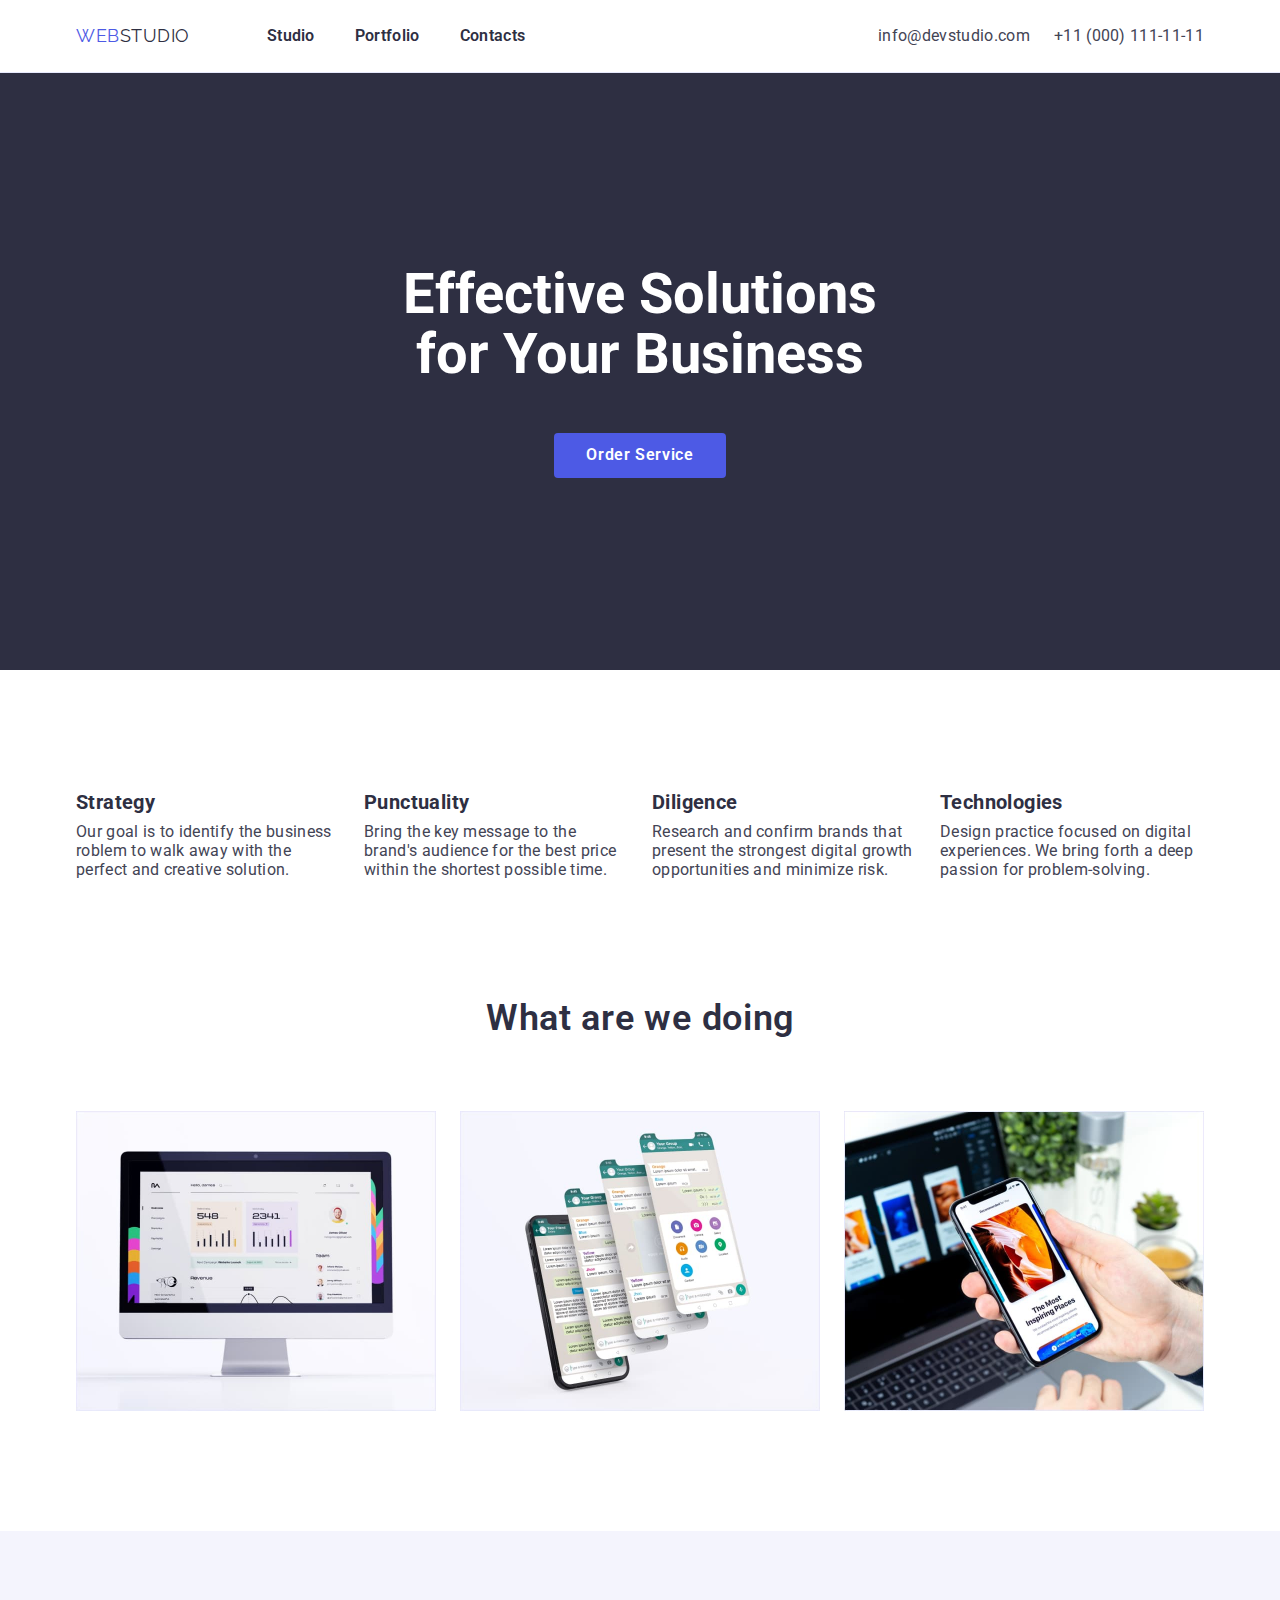
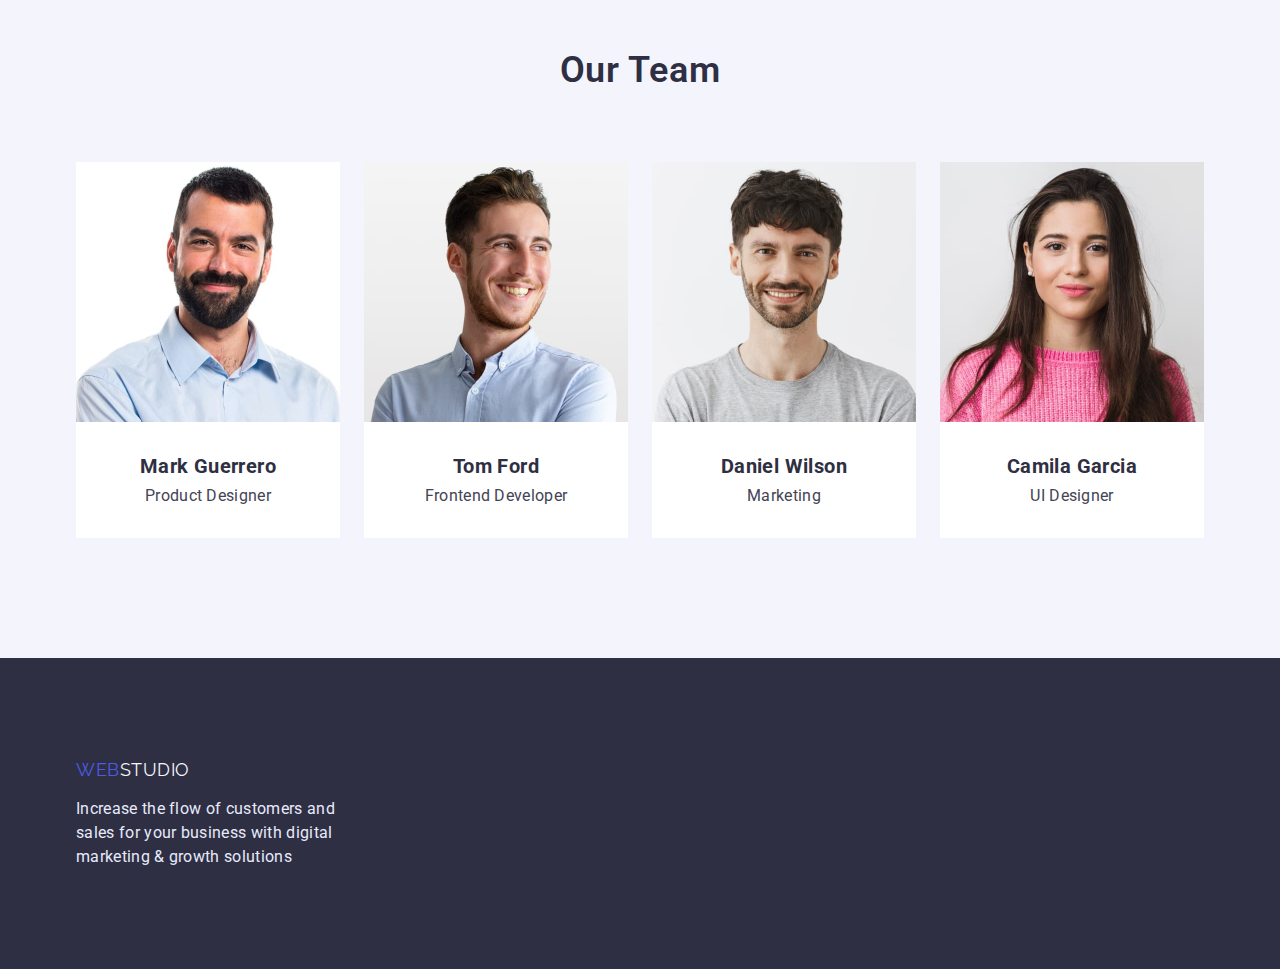
<file: index.html>
<!DOCTYPE html>
<html lang="en">
  <head>
    <meta charset="UTF-8" />
    <meta http-equiv="X-UA-Compatible" content="IE=edge" />
    <meta name="viewport" content="width=device-width, initial-scale=1.0" />
    <title>Studio</title>
<link rel="preconnect" href="https://fonts.googleapis.com">
<link rel="preconnect" href="https://fonts.gstatic.com" crossorigin>

<link href="https://fonts.googleapis.com/css2?family=Raleway:wght@800&family=Roboto:wght@400;500;700;900&display=swap"
  rel="stylesheet">
  <link rel="stylesheet" href="https://cdnjs.cloudflare.com/ajax/libs/modern-normalize/1.1.0/modern-normalize.min.css">

    <link rel="stylesheet" href="./css/styles.css" />
  </head>
  <body>
    <!-- Header -->
    <header class="header-page">
      <div class="container header-container">
        <nav class="header-nav">
          <a class="nav-logo link" href="./index.html">WEB<span class="accent">STUDIO</span></a>
          
            <ul class="header-list list">
              <li class="header-item"><a class="header-link link" href="./index.html">Studio</a></li>
              <li class="header-item"><a class="header-link link" href="./portfolio.html">Portfolio</a></li>
              <li class="header-item"><a class="header-link link" href="">Contacts</a></li>
            </ul>
        </nav>

            <ul class="contacts-list list">
              <li class="contacts-item"><a class="contacts-list link" href="mailto:info@devstudio.com">info@devstudio.com</a></li>
              <li class="contacts-item"><a class="contacts-list link" href="tel:+11(000)11-11-11">+11 (000) 111-11-11</a></li>
            </ul>
      </div>
    </header>
      <!--Main -->
      <main>
          <section class="hero">
            <h1 class="hero-title">Effective Solutions for Your Business</h1>
            <button type="button" class="hero-button">Order Service</button>
          </section>
        <!-- About -->

        <section class="features section">
          <div class="container">
          <ul class="features-title list">
            <li class="features-list">
              <h3 class="subtitle">Strategy</h3>
              <p class="post-text">
                Our goal is to identify the business roblem to walk away with the
                perfect and creative solution.
              </p>
            </li>

            <li class="features-list">
              <h3 class="subtitle">Punctuality</h3>
              <p class="post-text">
                Bring the key message to the brand's audience for the best price
                within the shortest possible time.
              </p>
            </li>

            <li class="features-list">
              <h3 class="subtitle">Diligence</h3>
              <p class="post-text">
                Research and confirm brands that present the strongest digital
                growth opportunities and minimize risk.
              </p>
            </li>

            <li class="features-list">
              <h3 class="subtitle">Technologies</h3>
              <p class="post-text">
                Design practice focused on digital experiences. We bring forth a
                deep passion for problem-solving.
              </p>
            </li>
          </ul>
          </div>  
        </section>
        <!--What are we doing  -->

        <section class="about section">
          <div class="container">
            <h2 class="about-title">What are we doing</h2>
            <ul class="about-list list">
              <li class="about-item">
                <img src="./images/image.jpg" alt="IMac on the table" width="360" />
              </li>

              <li class="about-item">
                <img
                  src="./images/image-2.jpg"
                  alt="Iphone multiscreen mockup"
                  width="360"
                />
              </li>

              <li class="about-item">
                <img
                  src="./images/image-3.jpg"
                  alt="Iphone hand mockup"
                  width="360"
                />  
              </li>
            </ul>
          </div>
        </section>
        <!-- Our team -->

        <section class="team section">
          <div class="container">
            <h2 class="about-title">Our Team</h2>
            <ul class="team-list list">
              <li class="team-card">
                <img
                  src="./images/image-4.jpg" alt="Product designer" width="264"/>
                <div class="team-description">
                  <h3 class="post-title">Mark Guerrero</h3>
                  <p class="post-text">Product Designer</p>
                </div>
              </li>

              <li class="team-card">
                <img src="./images/image-5.jpg" alt="Frontend Developer" width="264"/>
                <div class="team-description">
                <h3 class="post-title">Tom Ford</h3>
                <p class="post-text">Frontend Developer</p>
              </div>
              </li>

              <li class="team-card">
                <img src="./images/image-6.jpg" alt="Marketing" width="264" />
                <div class="team-description">
                <h3 class="post-title">Daniel Wilson</h3>
                <p class="post-text">Marketing</p>
                </div>
              </li>

              <li class="team-card">
                <img src="./images/image-7.jpg" alt="UI Designer" width="264" />
                <div class="team-description">
                <h3 class="post-title">Camila Garcia</h3>
                <p class="post-text">UI Designer</p>
                </div>
              </li>
            </ul>
          </div>
        </section>
      </main>
      <!-- Footer -->
      <footer>
        <div class="container">
          <a class="nav-logo link" href="./index.html">WEB<span class="accent-footer">STUDIO</span></a>
        <p class="footer-text">
          Increase the flow of customers and sales for your business with digital
          marketing & growth solutions
        </p>
      </div>
    </footer>
  </body>
</html>
</file>
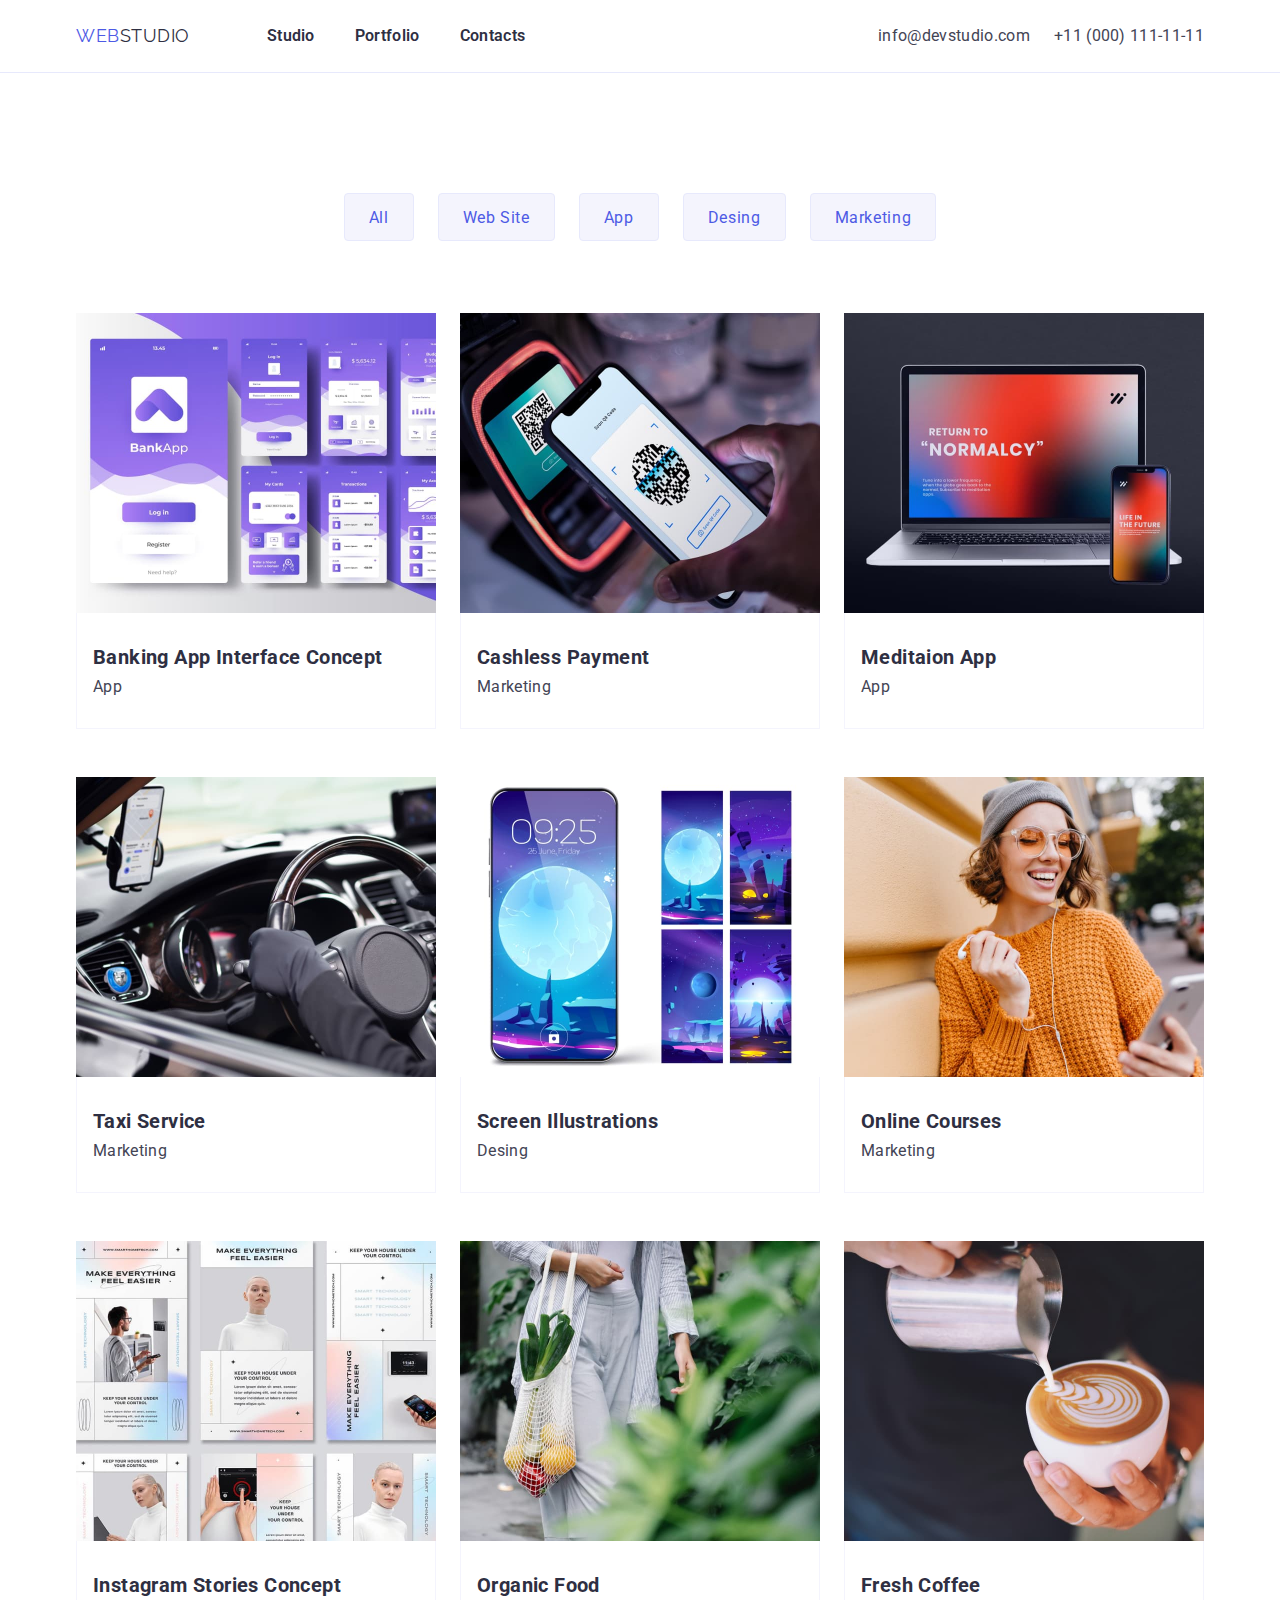
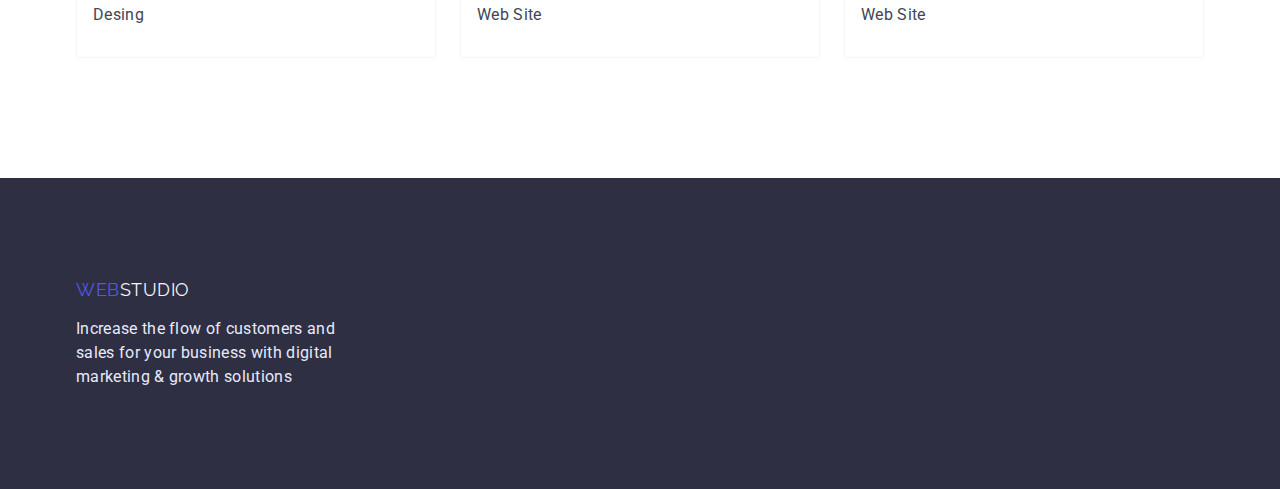
<file: portfolio.html>
<!DOCTYPE html>
<html lang="en">

<head>
  <meta charset="UTF-8">
  <meta http-equiv="X-UA-Compatible" content="IE=edge">
  <meta name="viewport" content="width=device-width, initial-scale=1.0">
  <title>Portfolio</title>

  <link rel="preconnect" href="https://fonts.googleapis.com">
  <link rel="preconnect" href="https://fonts.gstatic.com" crossorigin>

  <link href="https://fonts.googleapis.com/css2?family=Raleway:wght@800&family=Roboto:wght@400;500;700;900&display=swap"
    rel="stylesheet">
  <link rel="stylesheet" href="https://cdnjs.cloudflare.com/ajax/libs/modern-normalize/1.1.0/modern-normalize.min.css">

  <link rel="stylesheet" href="./css/styles.css" />
</head>

<body>
  <!-- Header -->
  <header class="header-page">
    <div class="container">
      <nav class="header-nav">
        <a class="nav-logo link" href="./index.html">WEB<span class="accent">STUDIO</span></a>


        <ul class="header-list list">
          <li class="header-item"><a class="header-link link" href="./index.html">Studio</a></li>
          <li class="header-item"><a class="header-link link" href="./portfolio.html">Portfolio</a></li>
          <li class="header-item"><a class="header-link link" href="">Contacts</a></li>
        </ul>

        <ul class="contacts-list list ">
          <li class="contacts-item"><a class="contacts-list link"
              href="mailto:info@devstudio.com">info@devstudio.com</a></li>
          <li class="contacts-item"><a class="contacts-list link" href="tel:+11(000)11-11-11">+11 (000) 111-11-11</a>
          </li>
        </ul>
      </nav>
    </div>
  </header>
  <main>
    <!-- Filter -->
    <section class="filter section">
      <div class="container">
        <h1 class="visually-hidden">Portfolio</h1>
        <ul class="filter-list list">
          <li class="filter-item"><button type="button" class="filter-button">All</button></li>
          <li class="filter-item"><button type="button" class="filter-button">Web Site</button></li>
          <li class="filter-item"><button type="button" class="filter-button">App</button></li>
          <li class="filter-item"><button type="button" class="filter-button">Desing</button></li>
          <li class="filter-item"><button type="button" class="filter-button">Marketing</button></li>
        </ul>
        <!-- Card item -->
        <ul class="cards-list list">
      <li class="project-card"><a class="project-link link" href=""><img src="./images/img/card-image8.jpg" alt="Multiscreen" 
            width="360"/>
           <div class="card-description">
            <h2 class="post-title">Banking App Interface Concept</h2>
            <p class="post-text">App</p>
          </div>
          </a>
      </li>

      <li class="project-card"><a class="project-link link" href=""><img src="./images/img/card-image4.jpg" alt="Color screen"
            width="360"/>
          <div class="card-description">
            <h2 class="post-title">Cashless Payment</h2>
            <p class="post-text">Marketing</p>
          </div>
          </a>
      </li>

      <li class="project-card"><a class="project-link link" href=""><img src="./images/img/card-image1.jpg" alt="Apple gadgets"
            width="360"/>
          <div class="card-description">
            <h2 class="post-title">Meditaion App</h2>
            <p class="post-text">App</p>
        </div>
        </a>
      </li>

      <li class="project-card"><a class="project-link link" href=""><img src="./images/img/card-image2.jpg" alt="Car dashboard"
            width="360"/>
          <div class="card-description">
            <h2 class="post-title">Taxi Service</h2>
            <p class="post-text">Marketing</p>
        </div>
        </a>
      </li>

      <li class="project-card"><a class="project-link link" href=""><img src="./images/img/card-image9.jpg"
            alt="Screen illustrations" width="360"/>
          <div class="card-description">
            <h2 class="post-title">Screen Illustrations</h2>
            <p class="post-text">Desing</p>
        </div>
        </a>
      </li>

      <li class="project-card"><a class="project-link link" href=""><img src="./images/img/card-image3.jpg"
            alt="Girl with orange sweater" width="360"/>
          <div class="card-description">
            <h2 class="post-title">Online Courses</h2>
            <p class="post-text">Marketing</p>
        </div>
        </a>
      </li>

      <li class="project-card"><a class="project-link link" href=""><img src="./images/img/card-image5.jpg" alt="Web desing concept"
            width="360"/>
          <div class="card-description">
            <h2 class="post-title">Instagram Stories Concept</h2>
            <p class="post-text">Desing</p>
        </div>
        </a>
      </li>

      <li class="project-card"><a class="project-link link" href=""><img src="./images/img/card-image6.jpg" alt="Vegetable mesh"
            width="360"/>
          <div class="card-description">
            <h2 class="post-title">Organic Food</h2>
            <p class="post-text">Web Site</p>
        </div>
        </a>
      </li>

      <li class="project-card "><a class="project-link link" href=""><img src="./images/img/card-image7.jpg" alt="Fresh coffee"
            width="360"/>
          <div class="card-description">
            <h2 class="post-title ">Fresh Coffee</h2>
            <p class="post-text">Web Site</p>
        </div>
        </a>
      </li>
      </ul>
      </div>
    </section>
  </main>
  <!-- Footer -->
  <footer>
    <div class="container">
      <a class="nav-logo  link" href="./index.html">WEB<span class="accent-footer">STUDIO</span></a>
      <p class="footer-text">
        Increase the flow of customers and sales for your business with digital
        marketing & growth solutions
      </p>
    </div>
  </footer>
</body>

</html>
</file>
<file: css/styles.css>
/* Main color #4D5AE5 */
/* Secondary color #2E2F42*/
/* White color #FFFFFF */
/* Accent #E7E9FC*/
/* Secondary background color #F4F4FD*/
/* Subtle color #8E8F99 */
/* Button color #404BBF; */
/* Description color #8E8F99; */

:root {
    --primary-brand-color: #4D5AE5;
    --tittle-text-color: #2E2F42;
    --description-text-color: #434455;
    --background-light-color: #F4F4FD;
    --primary-white-color: #FFFFFF;
    --accent-background-color: #E7E9FC;
    --subtle-text-color: #8E8F99;
    --button-text-color: #404BBF;
}

*,
*::before,
*::after {
    box-sizing: border-box;
}

/* Body */

.body {
    background-color: var(--primary-white-color);
    color: var(--tittle-text-color);
    font-family: "Roboto", sans-serif;
    font-size: 16px;
    line-height: 1.2;
    letter-spacing: 0.02em; 
}

h1,
h2,
h3,
h4,
h5,
h6,
p,
ul {
margin:0;
padding: 0;
}

img {
    display: block;
    width: 100%;
}

.header-page {
    background-color:var(--primary-white-color);
    border-bottom: 1px solid var(--accent-background-color);
}

/* Logo */

.nav-logo {
    color:var(--primary-brand-color);
    font-family: "Raleway", sans-serif;
    font-size: 18px;
    line-height: 1.3;
    letter-spacing: 0.03em;
    display: flex;
    align-items: center;
}

.accent {
    color: var(--tittle-text-color);
    font-family: "Raleway", sans-serif;
    font-size: 18px;
    line-height: 1.3;
    letter-spacing: 0.03em;
    display: flex;
    align-items: center;
}

.accent-footer {
    color: var(--background-light-color);
}

.header-container {
    display: flex;
}

.container {
    width: 1158px;
    margin: 0 auto;
    padding: 0;
    padding-left: 15px;
    padding-right: 15px;
    align-items: center;
}

/* Features Studio */

.subtitle {
    color:var(--tittle-text-color);
    font-family: "Roboto", sans-serif;
    font-size: 20px;
    line-height: 1.2;
    letter-spacing: 0.02em;
    margin-top: 0;
    margin-bottom: 8px;
}

.features-title {
    display: inline-flex;
    align-items: flex-start;
    padding: 0px;
    gap: 24px;
}

.features-list {
    width: 264px;
}

/* List */

.list {
    list-style: none;
    display: flex;
}

.link {
    text-decoration: none;
}

.section {
    padding-top: 120px;
    padding-bottom: 120px;
}

.header-page {
    align-items: center;
}

.header-list {
    padding: 0;
    margin-left: 77px;
}

.header-item:first-child {
    margin-left: 0;
}
   
.header-item:nth-last-child(-n +2) {
    margin-left: 40px;

}

.header-nav {
    display: flex;
    align-items: center;
}

.header-link {
    color:var(--tittle-text-color);
    font-family: "Roboto", sans-serif;
    font-size: 16px;
    line-height: 1.5;
    font-weight: 600;
    letter-spacing: 0.02em;
    display: flex;  
    padding-top: 24px;
    padding-bottom: 24px;
}

.header-list:hover,
.header-list:focus {
    color:var(--primary-brand-color);
}

/* Contacts */

.contacts-list {
    color: var(--description-text-color);
    font-family: "Roboto", sans-serif;
    font-size: 16px;
    line-height: 1.5;
    letter-spacing: 0.02em;
    margin-left: auto;
}

.contacts-item:first-child {
    margin-left: 0;
}

.contacts-item {
   margin-left: 24px;
}


.contacts-list:hover,
.contacts-list:focus {
    color: var(--primary-brand-color);
}

/* Filter */
.visually-hidden {
    position: absolute;
    white-space: nowrap;
    width: 1px;
    height: 1px;
    overflow: hidden;
    border: 0;
    padding: 0;
    clip: rect(0 0 0 0);
    clip-path: inset(50%);
    margin: -1px;
}

.filter-list {
    display: flex;
    flex-direction: row;
    align-items: center;
    justify-content: center;
    padding: 0px;
    gap: 24px;
    margin-bottom: 72px;
}

.filter-button {
    color: var(--primary-brand-color);
    background-color:var(--background-light-color);
    font-family: "Roboto", sans-serif;
    height: 48px;   
    font-size: 16px;
    line-height: 1.5;
    letter-spacing: 0.04em;   
    cursor: pointer;
    align-items: center;
    padding: 12px 24px;
    border: 1px solid #E7E9FC;
    border-radius: 4px;
}

.filter-button:hover,
.filter-button:focus {
    color: var(--primary-white-color);
    background-color:var(--primary-brand-color);
}

/*  Studio Hero */
.hero {
    background-color: var(--tittle-text-color);
    text-align: center;
    padding-top: 192px;
    padding-bottom: 192px;
    align-items: center;
}

.hero-title {
    color:var(--primary-white-color);
    font-family: "Roboto", sans-serif;
    font-size: 56px;
    line-height: 1.07;
    width: 496px;
    margin: 0 auto;
    margin-bottom: 48px;
    align-items: center;
}

.hero-button {
    color:var(--primary-white-color);
    background-color: var(--primary-brand-color);
    font-family: "Roboto", sans-serif;
    font-weight: 600;
    font-size: 16px;
    line-height: 0.8;
    letter-spacing: 0.04em;
    border-radius: 4px;
    cursor: pointer;
    padding: 16px 32px;
    border: 0;
}

.hero-button:hover,
.hero-button:focus {
    background-color:var(--button-text-color);
}

/* About Team */
.about {
    background-color: var(--primary-white-color);
    padding-left: 0;
    padding-top: 0;
}

.team {
    background-color: var(--background-light-color);
    padding-left: 0;
}

.team-list {
    justify-content: space-between;
}

/* Studio title */
.about-item {
    margin-left: 24px;
}

.about-item:first-child {
    margin-left: 0;
}

.about-title {
    color:var(--tittle-text-color);
    font-family: "Roboto",sans-serif;
    font-weight: 600;
    font-size: 36px;
    line-height: 1.1;
    letter-spacing: 0.02em;
    text-align: center;
    margin-top: 0;
    margin-bottom: 72px;
}

.about-list {
    background-color: var(--primary-white-color);
    padding-left: 0;
}

/* Card-item */
.cards-list {
    display: flex;
    flex-wrap: wrap;
    padding: 0;
}
 

.team-card {
    background-color:var(--primary-white-color);
    margin-left: 24px;
}
.team-card:first-child {
    margin-left: 0;
}
.team-description {
    padding-top: 32px;
    padding-bottom: 32px;
    text-align: center;
}
.project-link {
    box-shadow: 0px 1px 6px rgba(46, 47, 66, 0.08);
}

.project-card {
    width: 360px;
    margin-right: 24px;
    margin-bottom: 48px;
    background-color: var(--background-white-color);

}

.project-card:nth-child(3n) {
    margin-right: 0;
}

.project-card:nth-child(n + 7) {
    margin-bottom: 0;
}

.card-description {
    padding: 32px 16px;
    border: 0.5px solid #F4F4FD;
    border-top: none;
    
}


.post-title {
    color: var(--tittle-text-color);
    font-family: "Roboto", sans-serif;
    font-size: 20px;
    line-height: 1.2;
    letter-spacing: 0.02em;
    margin-bottom: 8px;
}

.post-text {
    color: var(--description-text-color);
    font-family: "Roboto",sans-serif;
    font-size: 16px;
    line-height: 1.2;
    letter-spacing: 0.02em;
}

footer {
    background-color:var(--tittle-text-color);
    padding-top: 100px;
    padding-bottom: 100px;
    align-items: center;
}

.footer-text {
    color: var(--accent-background-color);
    width: 264px;
    letter-spacing: 0.02em;
    font-family: 'Roboto';
    font-weight: 400;
    font-size: 16px;
    line-height: 24px;
    padding: 0px;
    margin-top: 16px;
}
</file>
